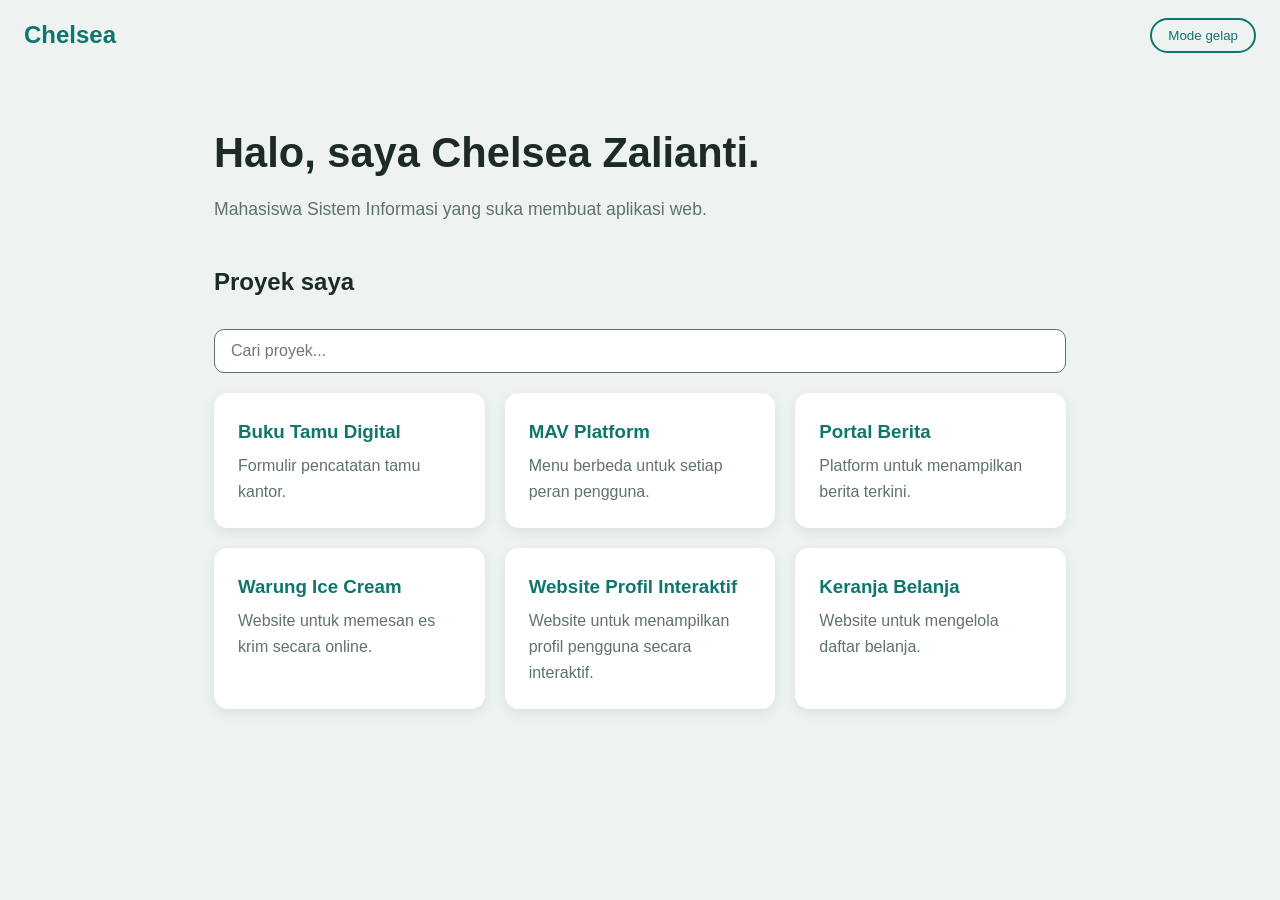
<file: index.html>
<!DOCTYPE html>
<html lang="id">
<head>
    <meta charset="UTF-8">
    <meta name="viewport" content="width=device-width, initial-scale=1">
    <title>Portofolio Chelsea</title>

    <!-- Menghubungkan file CSS -->
    <link rel="stylesheet" href="style.css">
</head>
<body>

    <!-- ===== Bagian atas ===== -->
    <header class="header">
        <h2 class="logo">Chelsea</h2>
        <button id="tombol-tema">Mode gelap</button>
    </header>

    <main class="isi">

        <!-- ===== Perkenalan ===== -->
        <section class="perkenalan">
            <h1>Halo, saya Chelsea Zalianti.</h1>
            <p>Mahasiswa Sistem Informasi yang suka membuat aplikasi web.</p>
        </section>

        <!-- ===== Daftar proyek ===== -->
        <h2>Proyek saya</h2>

        <!-- Kotak pencarian (dipakai oleh script.js) -->
        <input type="text" id="cari" placeholder="Cari proyek...">

        <section class="daftar-proyek">

            <!-- Satu kartu = satu proyek.
                 href mengarah ke index.html di dalam folder proyek tersebut. -->

            <a class="kartu" href="Praktikum 10/index.html">
                <h3>Buku Tamu Digital</h3>
                <p>Formulir pencatatan tamu kantor.</p>
            </a>

            <a class="kartu" href="Praktikum 11/index.html">
                <h3>MAV Platform</h3>
                <p>Menu berbeda untuk setiap peran pengguna.</p>
            </a>

            <a class="kartu" href="Praktikum 12/portal_berita.html">
                <h3>Portal Berita</h3>
                <p>Platform untuk menampilkan berita terkini.</p>
            </a>

            <a class="kartu" href="Tugas Praktikum Pertemuan 9/index.html">
                <h3>Warung Ice Cream</h3>
                <p>Website untuk memesan es krim secara online.</p>
            </a>

            <a class="kartu" href="Praktikum 9/index.html">
                <h3>Website Profil Interaktif</h3>
                <p>Website untuk menampilkan profil pengguna secara interaktif.</p>
            </a>

            <a class="kartu" href="Praktikum 9/Keranjang_Belanja.html Belanja/index.html">
                <h3>Keranja Belanja</h3>
                <p>Website untuk mengelola daftar belanja.</p>
            </a>

        </section>

        <p id="pesan-kosong" class="pesan-kosong">
            Proyek tidak ditemukan.
        </p>

    </main>

    <!-- Menghubungkan file JavaScript (letakkan paling bawah) -->
    <script src="script.js"></script>
</body>
</html>
</file>
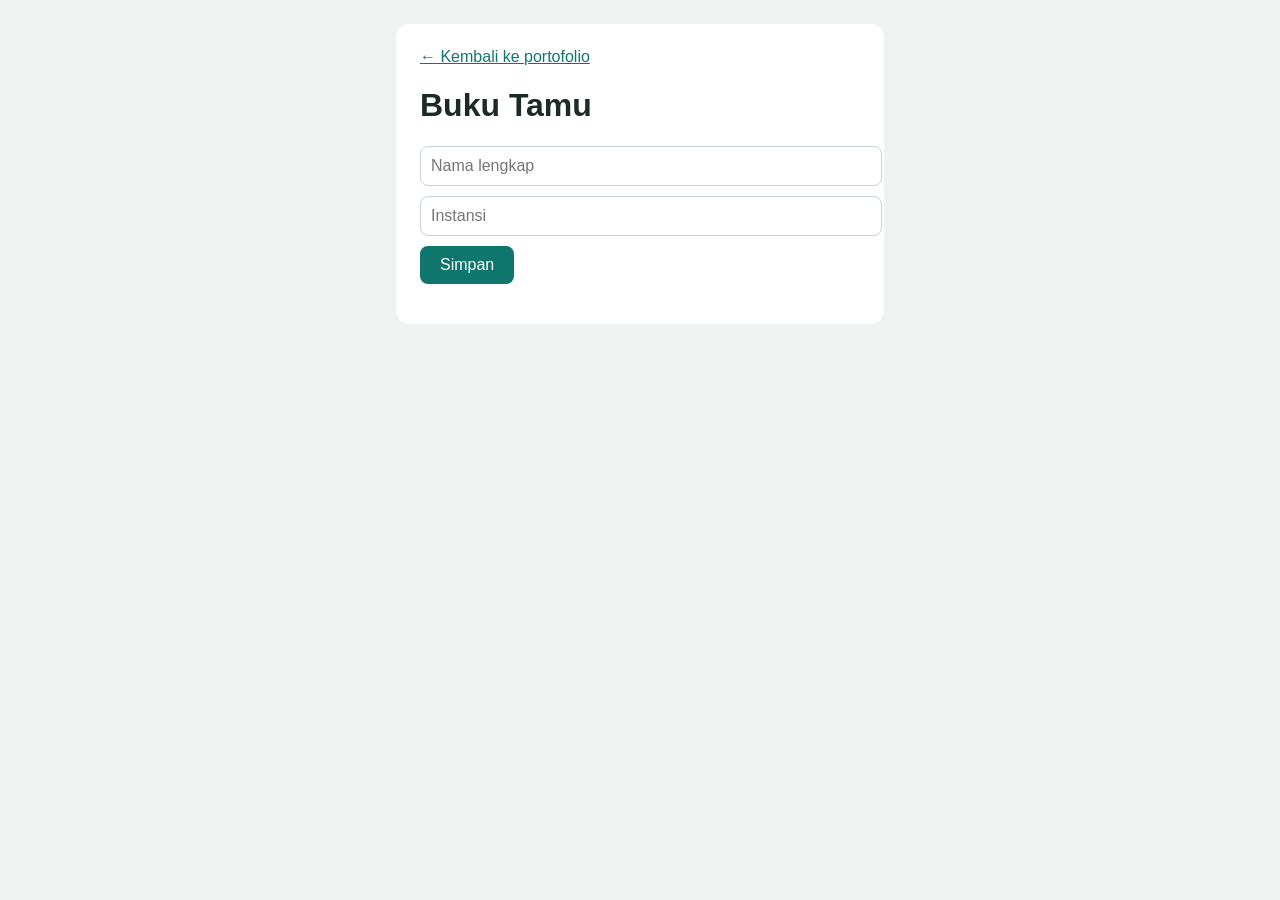
<file: Praktikum 10/index.html>
<!DOCTYPE html>
<html lang="id">
<head>
    <meta charset="UTF-8">
    <meta name="viewport" content="width=device-width, initial-scale=1">
    <title>Buku Tamu Digital</title>
    <link rel="stylesheet" href="style.css">
</head>
<body>
    <div class="kotak">

        <!-- ../ artinya naik satu folder, lalu buka index.html utama -->
        <a href="../index.html">&larr; Kembali ke portofolio</a>

        <h1>Buku Tamu</h1>
        <input id="nama" placeholder="Nama lengkap">
        <input id="instansi" placeholder="Instansi">
        <button id="simpan">Simpan</button>

        <ul id="daftar"></ul>
    </div>

    <script src="script.js"></script>
</body>
</html>
</file>
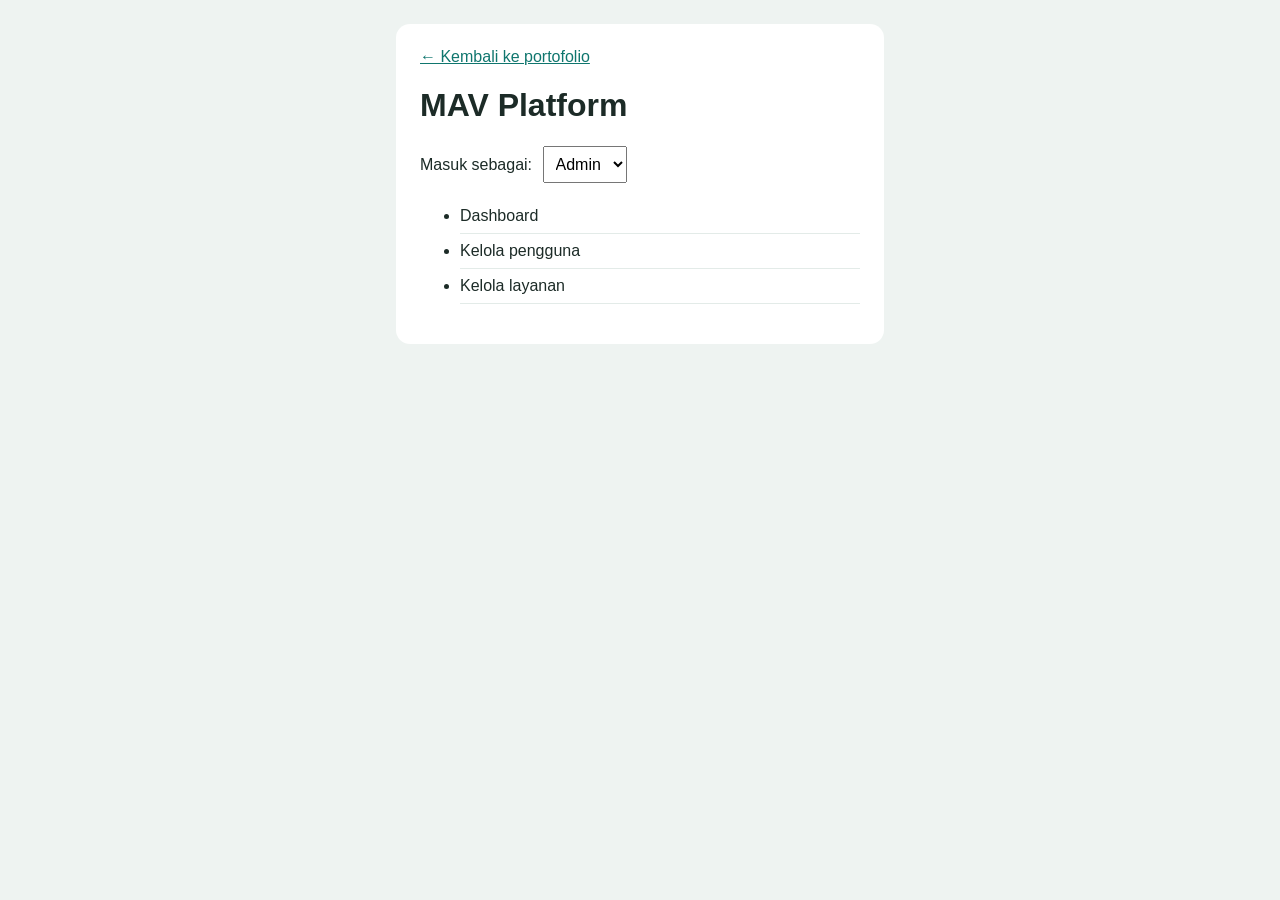
<file: Praktikum 11/index.html>
<!DOCTYPE html>
<html lang="id">
<head>
    <meta charset="UTF-8">
    <meta name="viewport" content="width=device-width, initial-scale=1">
    <title>MAV Platform</title>
    <link rel="stylesheet" href="style.css">
</head>
<body>
    <div class="kotak">
        <a href="../index.html">&larr; Kembali ke portofolio</a>

        <h1>MAV Platform</h1>

        <label>Masuk sebagai:
            <select id="peran">
                <option value="admin">Admin</option>
                <option value="staf">Staf</option>
                <option value="tamu">Tamu</option>
            </select>
        </label>

        <ul id="menu"></ul>
    </div>

    <script src="script.js"></script>
</body>
</html>
</file>
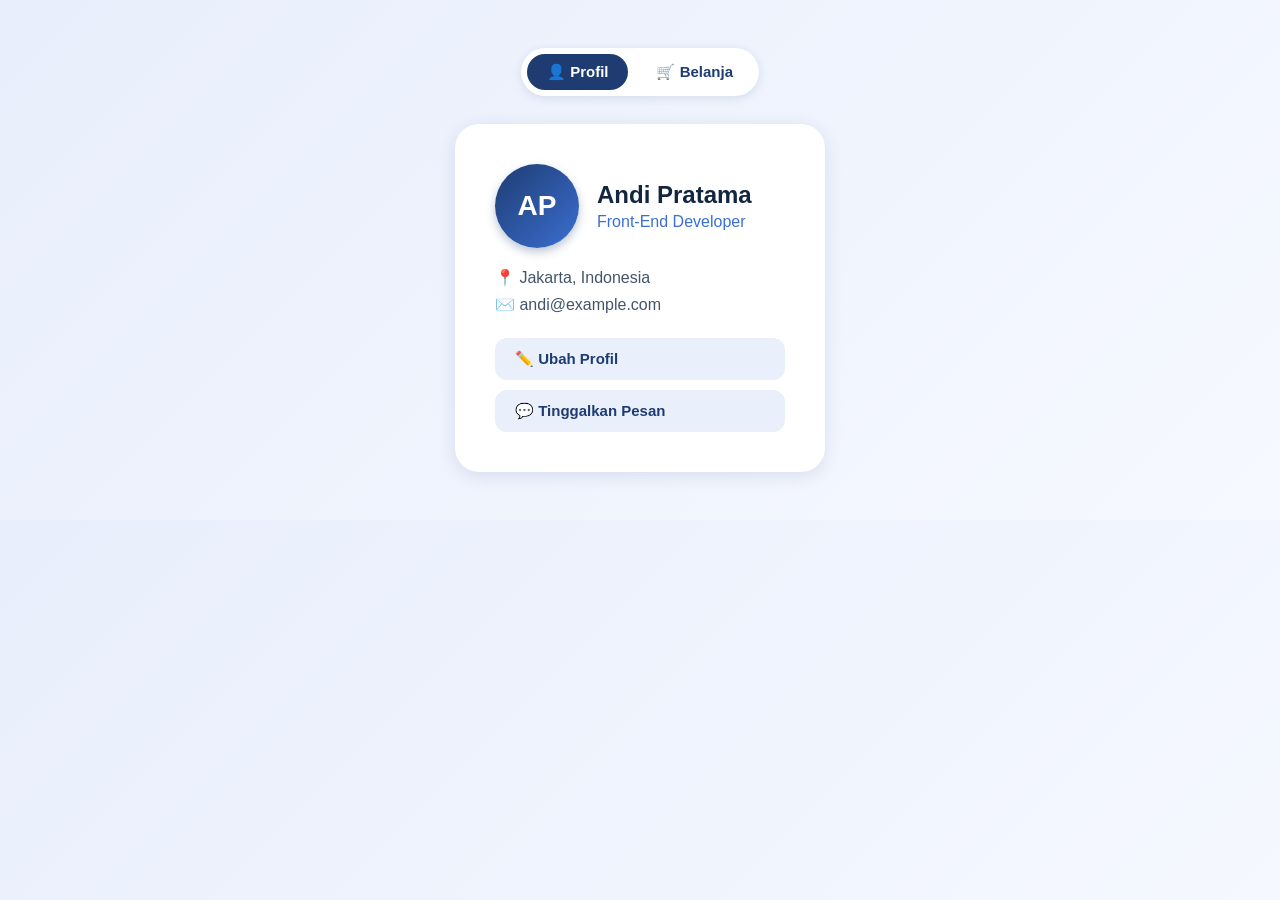
<file: Praktikum 9/index.html>
<!DOCTYPE html>
<html lang="id">
<head>
  <meta charset="UTF-8">
  <meta name="viewport" content="width=device-width, initial-scale=1">
  <title>Website Profile Interaktif</title>

  <!-- Menghubungkan jQuery lewat CDN -->
  <script src="https://code.jquery.com/jquery-3.7.1.min.js"></script>

  <style>
    * { box-sizing: border-box; }
    body {
      font-family: "Segoe UI", Arial, sans-serif;
      background: linear-gradient(135deg, #e8eefb, #f6f9ff);
      margin: 0;
      padding: 48px 16px;
      color: #12263f;
    }
  
    
    /* Kartu landscape: ukuran tetap, jadi tidak "loncat" saat form muncul */
    .kartu {
      display: flex;
      flex-wrap: wrap;
      width: fit-content;
      max-width: 100%;
      margin: 0 auto;
      padding: 40px;
      background: #ffffff;
      border-radius: 24px;
      box-shadow: 0 4px 18px rgba(30, 60, 114, 0.12);
      transition: box-shadow 0.3s, transform 0.3s;
    }

    /* Kiri: profil */
    .kiri { width: 290px; max-width: 100%; }
    .atas { display: flex; align-items: center; gap: 18px; margin-bottom: 20px; }
    .avatar {
      width: 84px; height: 84px; flex-shrink: 0;
      border-radius: 50%;
      background: linear-gradient(135deg, #1e3c72, #3b6fd1);
      color: #fff;
      font-size: 28px; font-weight: bold;
      text-align: center; line-height: 84px;
      box-shadow: 0 4px 10px rgba(30, 60, 114, 0.3);
    }
    h1 { margin: 0 0 4px; font-size: 24px; }
    #jabatan { margin: 0; color: #3b6fd1; }
    .info { margin: 8px 0; color: #44546a; }

    .tombol { display: flex; flex-direction: column; gap: 10px; margin-top: 24px; }
    button {
      padding: 12px 20px;
      border: none;
      border-radius: 12px;
      background: #eaf0fb;
      color: #1e3c72;
      font-size: 15px;
      font-weight: 600;
      text-align: left;
      cursor: pointer;
      transition: background 0.25s, color 0.25s, transform 0.2s;
    }
    button:hover { background: #d6e3f8; transform: translateX(3px); }
    button.aktif { background: #1e3c72; color: #fff; }

    /* Kanan: lebarnya 0 dulu, melebar ke samping saat tombol diklik */
    .kanan { width: 0; max-width: 100%; flex-shrink: 0; overflow: hidden; }
    .isi { display: none; width: 376px; max-width: 100%; padding: 4px 4px 4px 36px; }
    h2 { margin: 4px 0 16px; font-size: 18px; }

    input, textarea {
      display: block;
      width: 100%;
      padding: 12px 16px;
      margin-top: 12px;
      border: 1px solid #c4d3ea;
      border-radius: 12px;
      font-size: 15px;
      font-family: inherit;
      background: #f9fbff;
      transition: border-color 0.2s, box-shadow 0.2s;
    }
    input:focus, textarea:focus {
      outline: none; border-color: #3b6fd1; box-shadow: 0 0 0 3px rgba(59, 111, 209, 0.2);
    }
    .isi input:first-of-type { margin-top: 0; }
    textarea { resize: none; }

    .btn-utama { margin-top: 16px; background: #1e3c72; color: #fff; text-align: center; }
    .btn-utama:hover { background: #3b6fd1; transform: none; }
    .btn-abu { margin-top: 16px; margin-left: 8px; background: #e3e8f0; text-align: center; }

    .error { display: none; color: #c62828; font-size: 13px; margin-top: 5px; }
    #sukses {
      display: none; margin-top: 16px; padding: 12px;
      background: #eaf6ec; border: 1px solid #2e7d32; border-radius: 10px; color: #2e7d32;
    }

    /* Menu navigasi antar halaman */
    .menu {
      display: flex; justify-content: center; gap: 8px;
      width: fit-content; margin: 0 auto 28px; padding: 6px;
      background: #fff; border-radius: 999px;
      box-shadow: 0 2px 10px rgba(30, 60, 114, 0.12);
    }
    .menu a {
      padding: 9px 20px; border-radius: 999px;
      color: #1e3c72; text-decoration: none; font-weight: 600; font-size: 15px;
      transition: background 0.25s, color 0.25s;
    }
    .menu a:hover { background: #eaf0fb; }
    .menu a.aktif { background: #1e3c72; color: #fff; }
  </style>
</head>
<body>

  <!-- Menu navigasi -->
  <nav class="menu">
    <a href="Profil_Interaktif.html" class="aktif">👤 Profil</a>
    <a href="Keranjang_Belanja.html">🛒 Belanja</a>
  </nav>

  <div class="kartu" id="kartuProfil">

    <!-- Kiri: data profil + dua tombol pilihan -->
    <div class="kiri">
      <div id="infoProfil">
        <div class="atas">
          <div class="avatar" id="inisial">AP</div>
          <div>
            <h1 id="nama-profil">Andi Pratama</h1>
            <p id="jabatan">Front-End Developer</p>
          </div>
        </div>
        <p class="info" id="lokasi">📍 Jakarta, Indonesia</p>
        <p class="info" id="email-profil">✉️ andi@example.com</p>
      </div>

      <div class="tombol">
        <button type="button" id="btnUbah">✏️ Ubah Profil</button>
        <button type="button" id="btnPesan">💬 Tinggalkan Pesan</button>
      </div>
    </div>

    <!-- Kanan: muncul di samping profil saat tombol diklik -->
    <div class="kanan">

      <!-- Form Ubah Profil -->
      <div class="isi" id="panelEdit">
        <h2>✏️ Ubah Profil</h2>
        <form id="formEdit">
          <input type="text" id="eNama" placeholder="Nama">
          <input type="text" id="eJabatan" placeholder="Jabatan">
          <input type="text" id="eLokasi" placeholder="Lokasi">
          <input type="text" id="eEmail" placeholder="Email">
          <div class="error" id="errEdit">Semua kolom wajib diisi, nama minimal 3 karakter, dan email harus valid!</div>
          <button type="submit" class="btn-utama">Simpan</button>
          <button type="button" class="btn-abu" id="btnBatal">Batal</button>
        </form>
      </div>

      <!-- Form Tinggalkan Pesan -->
      <div class="isi" id="panelPesan">
        <h2>💬 Tinggalkan Pesan</h2>
        <form id="formPesan">
          <input type="text" id="nama" placeholder="Nama Anda">
          <div class="error" id="errNama">Nama minimal 3 karakter!</div>

          <input type="text" id="email" placeholder="Email Anda">
          <div class="error" id="errEmail">Email harus mengandung @ dan titik!</div>

          <textarea id="pesan" rows="4" placeholder="Tulis pesan Anda di sini (minimal 10 karakter)"></textarea>
          <div class="error" id="errPesan">Pesan minimal 10 karakter!</div>

          <button type="submit" class="btn-utama">➤ Kirim</button>
        </form>
        <div id="sukses"></div>
      </div>

    </div>
  </div>

  <script>
    $(document).ready(function () {

      // Data profil saat ini
      var data = { nama: "Andi Pratama", jabatan: "Front-End Developer",
                   lokasi: "Jakarta, Indonesia", email: "andi@example.com" };

      // Email valid jika mengandung @ dan titik
      function emailValid(e) { return e.indexOf("@") !== -1 && e.indexOf(".") !== -1; }

      var terbuka = false; // apakah area form di samping sedang terbuka

      // Buka form di samping (melebar), ganti form (fade), atau tutup (target = null)
      function ganti(target, tombol) {
        $(".tombol button").removeClass("aktif");
        if (tombol) { $(tombol).addClass("aktif"); }

        if (!target) {                       // tutup: area menyempit lalu form disembunyikan
          terbuka = false;
          $(".isi:visible").stop(true, true).fadeOut(200);
          $(".kanan").stop(true).animate({ width: 0 }, 450, function () { $(".isi").hide(); });
        } else if (!terbuka) {               // buka: area melebar ke samping
          terbuka = true;
          $(".isi").hide();
          $(target).fadeIn(600);            // form memudar masuk sambil area melebar
          $(".kanan").stop(true).animate({ width: 376 }, 450);
        } else {                             // sudah terbuka: form lama memudar, form baru muncul
          $(".isi:visible").stop(true, true).fadeOut(200, function () { $(target).fadeIn(300); });
        }
      }

      // ===== Hover pada kartu: bayangan menebal dan kartu sedikit terangkat =====
      $("#kartuProfil").hover(
        function () { $(this).css({ "box-shadow": "0 10px 28px rgba(30, 60, 114, 0.22)", "transform": "translateY(-3px)" }); },
        function () { $(this).css({ "box-shadow": "0 4px 18px rgba(30, 60, 114, 0.12)", "transform": "translateY(0)" }); }
      );

      // ===== Tombol Ubah Profil =====
      $("#btnUbah").click(function () {
        if ($("#panelEdit").is(":visible")) { ganti(null); return; } // klik lagi = tutup

        $("#eNama").val(data.nama);
        $("#eJabatan").val(data.jabatan);
        $("#eLokasi").val(data.lokasi);
        $("#eEmail").val(data.email);
        $("#errEdit").hide();
        ganti("#panelEdit", this);
      });

      // ===== Tombol Tinggalkan Pesan =====
      $("#btnPesan").click(function () {
        if ($("#panelPesan").is(":visible")) { ganti(null); return; }
        ganti("#panelPesan", this);
      });

      $("#btnBatal").click(function () { ganti(null); });

      // ===== Simpan perubahan profil =====
      $("#formEdit").submit(function (event) {
        event.preventDefault();

        var nama    = $("#eNama").val().trim();
        var jabatan = $("#eJabatan").val().trim();
        var lokasi  = $("#eLokasi").val().trim();
        var email   = $("#eEmail").val().trim();

        if (nama.length < 3 || jabatan === "" || lokasi === "" || !emailValid(email)) {
          $("#errEdit").show();
          return;
        }

        data = { nama: nama, jabatan: jabatan, lokasi: lokasi, email: email };

        // Inisial avatar: huruf pertama dari maksimal dua kata
        var kata = nama.split(" ");
        var inisial = kata[0].charAt(0) + (kata.length > 1 ? kata[1].charAt(0) : "");

        // Info profil memudar, isinya diperbarui, lalu muncul lagi
        $("#infoProfil").fadeOut(200, function () {
          $("#inisial").text(inisial.toUpperCase());
          $("#nama-profil").text(nama).css("color", "#3b6fd1");
          $("#jabatan").text(jabatan);
          $("#lokasi").text("📍 " + lokasi);
          $("#email-profil").text("✉️ " + email);
          $("#infoProfil").fadeIn(300);
        });

        ganti(null);
      });

      // ===== Validasi form pesan =====
      $("#formPesan").submit(function (event) {
        event.preventDefault();

        var nama  = $("#nama").val().trim();
        var email = $("#email").val().trim();
        var pesan = $("#pesan").val().trim();
        var valid = true;

        if (nama.length < 3) { $("#errNama").show(); valid = false; }
        else { $("#errNama").hide(); }

        if (!emailValid(email)) { $("#errEmail").show(); valid = false; }
        else { $("#errEmail").hide(); }

        if (pesan.length < 10) { $("#errPesan").show(); valid = false; }
        else { $("#errPesan").hide(); }

        if (valid) {
          $("#sukses").html("✅ <b>Pesan berhasil dikirim.</b> Terima kasih!");
          // Muncul dengan efek slide, tampil 2 detik, lalu menutup lagi
          $("#sukses").stop(true, true).slideToggle(250).delay(2000).slideToggle(250);
          $("#formPesan").trigger("reset");
        } else {
          $("#sukses").hide();
        }
      });

    });
  </script>

</body>
</html>
</file>
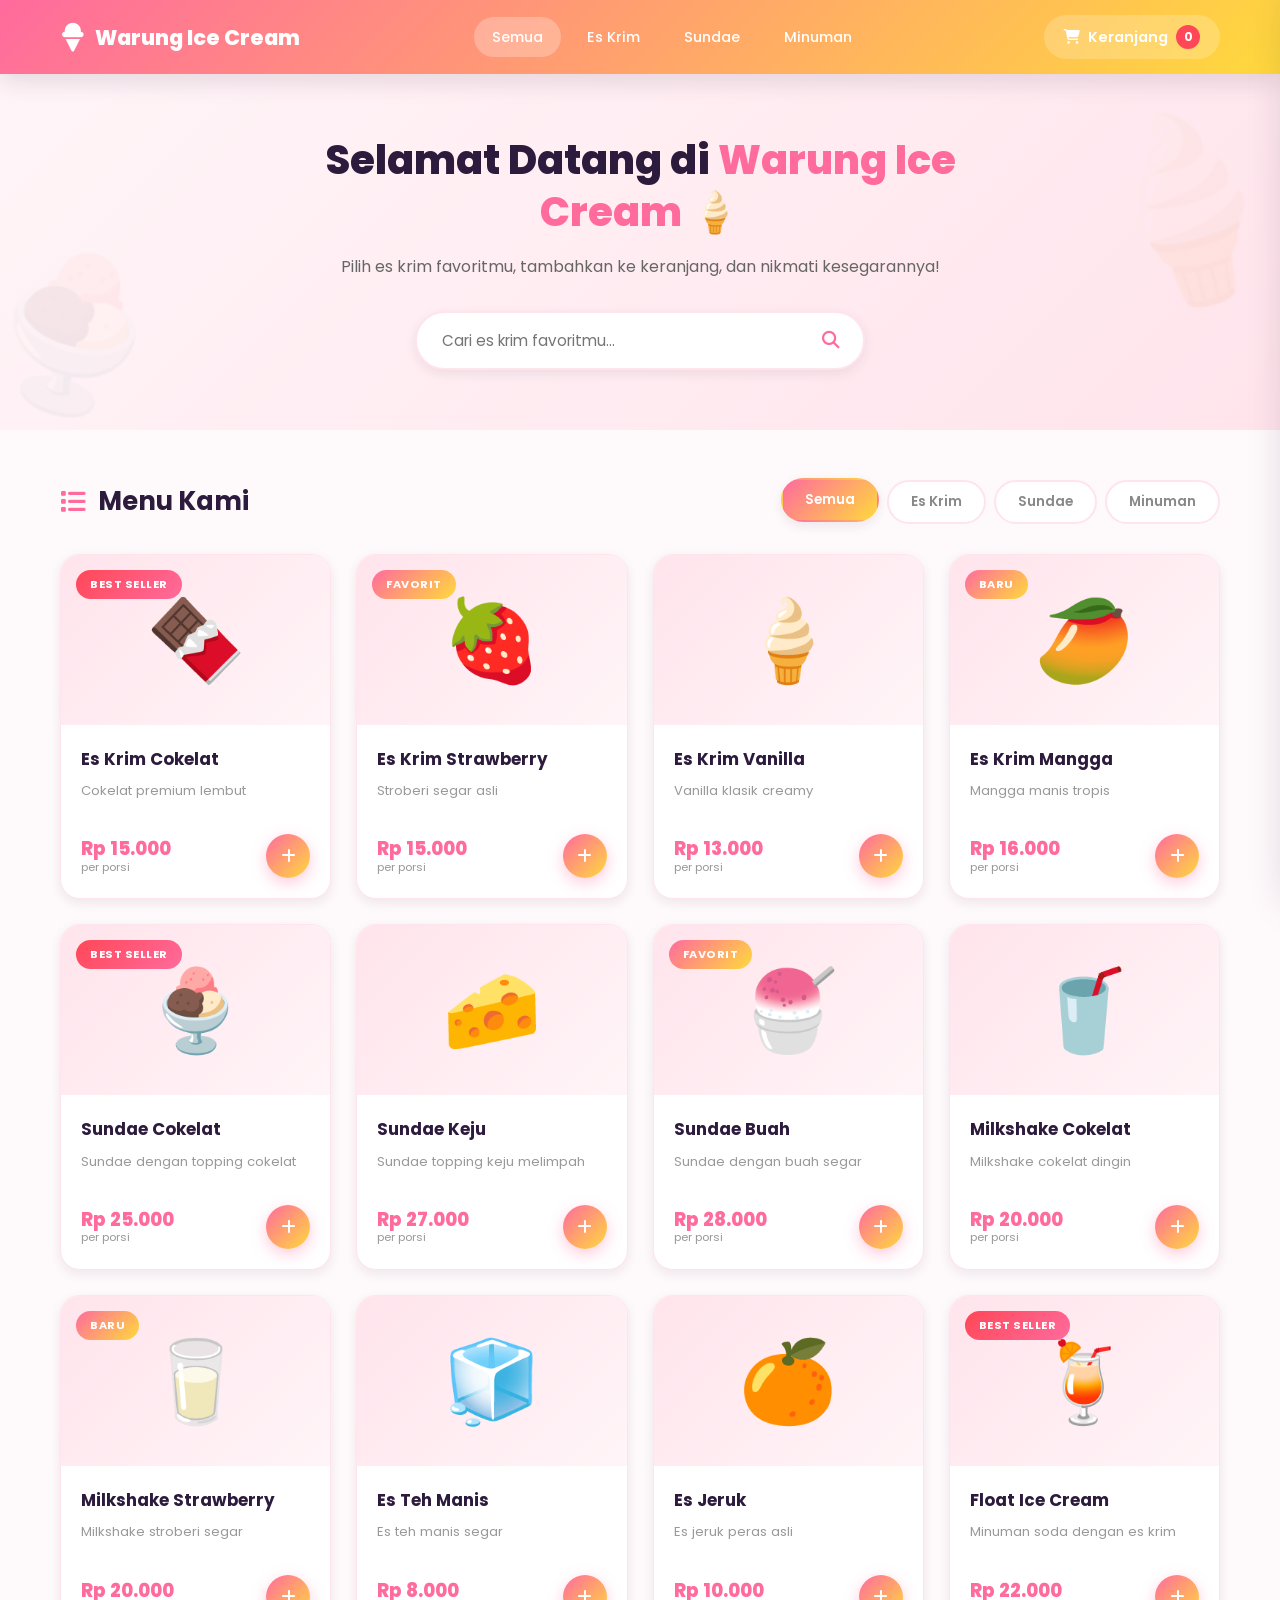
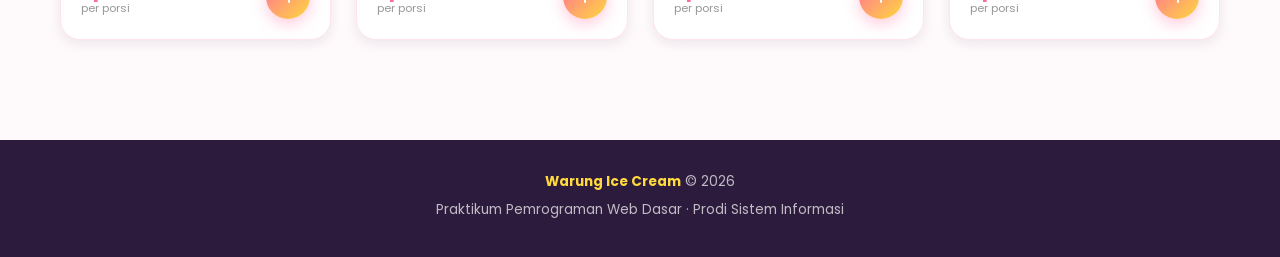
<file: Tugas Praktikum Pertemuan 9/index.html>
<!DOCTYPE html>
<html lang="id">
<head>
  <meta charset="UTF-8">
  <meta name="viewport" content="width=device-width, initial-scale=1.0">
  <title>Warung Ice Cream - Es Krim Segar Setiap Hari</title>

  <!-- jQuery CDN -->
  <script src="https://code.jquery.com/jquery-3.7.1.min.js"
  integrity="sha256-/JqT3SQfawRcv/BIHPThkBvs0OEvtFFmqPF/lYI/Cxo="
  crossorigin="anonymous"></script>

  <!-- Font Awesome untuk ikon -->
  <link rel="stylesheet" href="https://cdnjs.cloudflare.com/ajax/libs/font-awesome/6.4.0/css/all.min.css">

  <!-- Google Fonts -->
  <link href="https://fonts.googleapis.com/css2?family=Poppins:wght@300;400;500;600;700;800&display=swap" rel="stylesheet">

  <!-- CSS Eksternal -->
  <link rel="stylesheet" href="style.css">
</head>
<body>
  <!-- ========== NAVBAR ========== -->
  <nav class="navbar">
    <div class="nav-container">
      <div class="logo">
        <i class="fas fa-ice-cream"></i>
        <span>Warung Ice Cream</span>
      </div>

      <div class="nav-menu" id="navMenu">
        <a class="nav-link active" data-filter="all">Semua</a>
        <a class="nav-link" data-filter="es-krim">Es Krim</a>
        <a class="nav-link" data-filter="sundae">Sundae</a>
        <a class="nav-link" data-filter="minuman">Minuman</a>
      </div>

      <div class="cart-btn" id="cartBtn">
        <i class="fas fa-shopping-cart"></i>
        <span class="cart-text">Keranjang</span>
        <span class="cart-badge" id="cartBadge">0</span>
      </div>

      <div class="hamburger" id="hamburger">
        <i class="fas fa-bars"></i>
      </div>
    </div>
  </nav>

  <!-- ========== HERO SECTION ========== -->
  <section class="hero">
    <div class="hero-content">
      <h1>Selamat Datang di <span>Warung Ice Cream</span> 🍦</h1>
      <p>Pilih es krim favoritmu, tambahkan ke keranjang, dan nikmati kesegarannya!</p>

      <div class="search-box">
        <input type="text" id="searchProduk" placeholder="Cari es krim favoritmu...">
        <i class="fas fa-search"></i>
      </div>
    </div>
  </section>

  <!-- ========== PRODUK SECTION ========== -->
  <section class="produk-section">
    <div class="section-header">
      <h2><i class="fas fa-list"></i> Menu Kami</h2>
      <div class="filter-btns">
        <button class="filter-btn active" data-cat="all">Semua</button>
        <button class="filter-btn" data-cat="es-krim">Es Krim</button>
        <button class="filter-btn" data-cat="sundae">Sundae</button>
        <button class="filter-btn" data-cat="minuman">Minuman</button>
      </div>
    </div>

    <!-- Grid produk akan di-render oleh jQuery -->
    <div class="produk-grid" id="produkGrid"></div>
  </section>

  <!-- ========== CART SIDEBAR ========== -->
  <div class="cart-overlay" id="cartOverlay"></div>

  <aside class="cart-sidebar" id="cartSidebar">
    <div class="cart-header">
      <h3><i class="fas fa-shopping-bag"></i> Keranjang Belanja</h3>
      <button class="cart-close" id="cartClose">
        <i class="fas fa-times"></i>
      </button>
    </div>

    <div class="cart-items" id="cartItems">
      <!-- Item keranjang akan di-render oleh jQuery -->
    </div>

    <div class="cart-footer">
      <div class="cart-total">
        <span>Total:</span>
        <span class="total-price" id="cartTotal">Rp 0</span>
      </div>
      <button class="btn-checkout" id="btnCheckout">
        <i class="fas fa-check-circle"></i> Checkout Sekarang
      </button>
      <!-- Latihan 2: info riwayat dari localStorage -->
      <p class="riwayat-info" id="riwayatInfo"></p>
    </div>
  </aside>

  <!-- ========== LATIHAN 3: MODAL DATA PEMBELI ========== -->
  <div class="modal-overlay" id="modalOverlay">
    <div class="modal-box">
      <h3><i class="fas fa-user"></i> Data Pembeli</h3>
      <p class="modal-total">Total bayar: <strong id="modalTotal">Rp 0</strong></p>

      <form id="formPembeli">
        <div class="form-group">
          <input type="text" id="inputNama" placeholder="Nama lengkap">
          <small class="field-error" id="errNama">Nama minimal 3 karakter!</small>
        </div>

        <div class="form-group">
          <textarea id="inputAlamat" rows="3" placeholder="Alamat lengkap"></textarea>
          <small class="field-error" id="errAlamat">Alamat minimal 10 karakter!</small>
        </div>

        <div class="form-group">
          <input type="text" id="inputHp" placeholder="No. HP (contoh: 081234567890)">
          <small class="field-error" id="errHp">No. HP harus berisi 10-13 angka!</small>
        </div>

        <div class="modal-actions">
          <button type="button" class="btn-batal" id="btnBatal">Batal</button>
          <button type="submit" class="btn-checkout" id="btnKonfirmasi">
            <i class="fas fa-check-circle"></i> Konfirmasi Pesanan
          </button>
        </div>
      </form>
    </div>
  </div>

  <!-- ========== TOAST NOTIFICATION ========== -->
  <div class="toast" id="toast">
    <i class="fas fa-check-circle"></i>
    <span id="toastMsg">Produk ditambahkan!</span>
  </div>

  <!-- ========== FOOTER ========== -->
  <footer class="footer">
    <p><strong>Warung Ice Cream</strong> © 2026</p>
    <p>Praktikum Pemrograman Web Dasar · Prodi Sistem Informasi</p>
  </footer>

  <!-- JavaScript Eksternal -->
  <script src="script.js"></script>
</body>
</html>
</file>
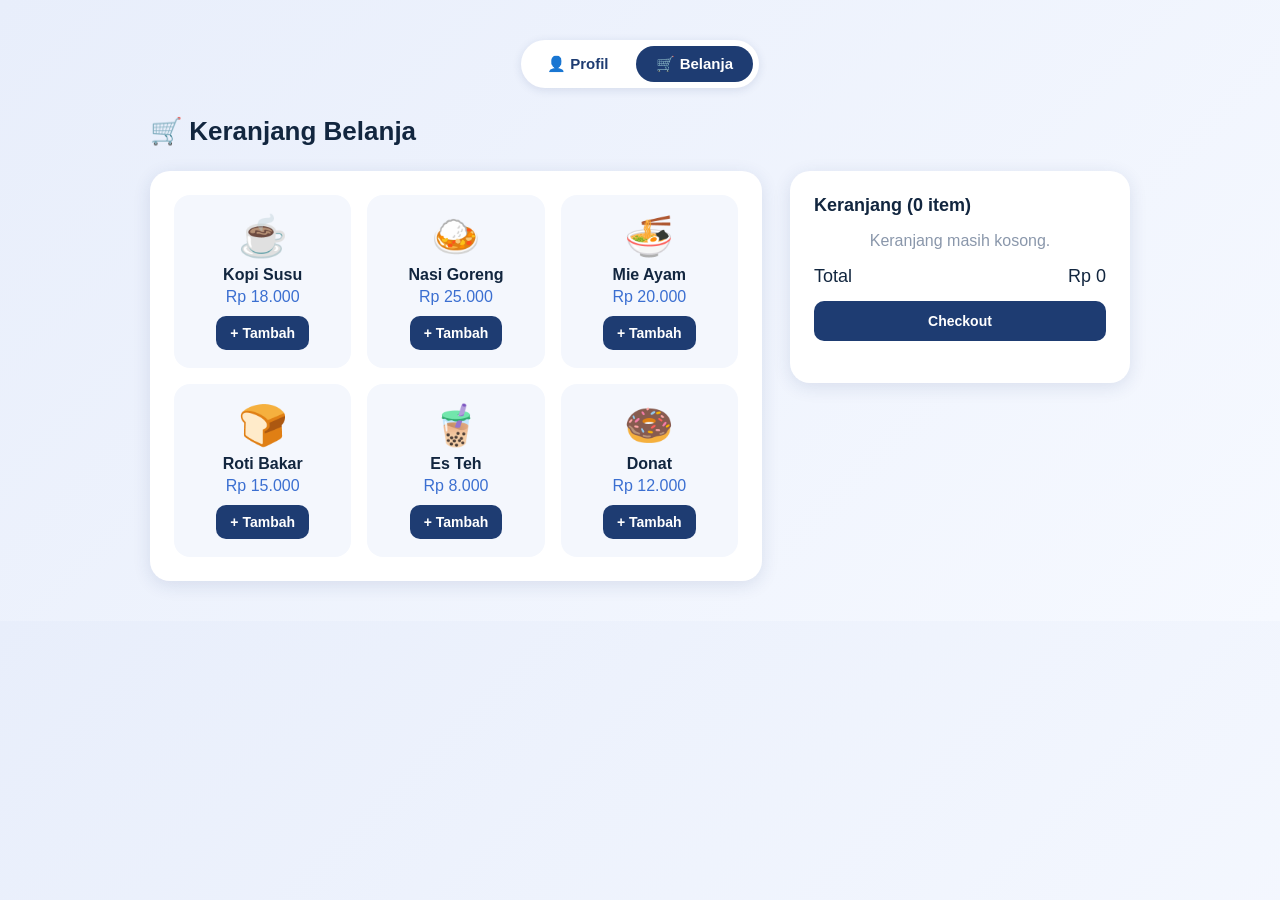
<file: Keranjang_Belanja.html>
<!DOCTYPE html>
<html lang="id">
<head>
  <meta charset="UTF-8">
  <meta name="viewport" content="width=device-width, initial-scale=1">
  <title>Keranjang Belanja</title>

  <!-- Menghubungkan jQuery lewat CDN -->
  <script src="https://code.jquery.com/jquery-3.7.1.min.js"></script>

  <style>
    * { box-sizing: border-box; }
    body {
      font-family: "Segoe UI", Arial, sans-serif;
      background: linear-gradient(135deg, #e8eefb, #f6f9ff);
      margin: 0; padding: 40px 16px; color: #12263f;
    }
    .wadah { display: flex; flex-wrap: wrap; gap: 28px; max-width: 980px; margin: 0 auto; align-items: flex-start; }
    h1 { max-width: 980px; margin: 0 auto 24px; font-size: 26px; }
    h2 { margin: 0 0 16px; font-size: 18px; }

    .kotak { background: #fff; border-radius: 20px; padding: 24px; box-shadow: 0 4px 18px rgba(30, 60, 114, 0.12); }

    /* Produk */
    .produk { flex: 1 1 400px; display: grid; grid-template-columns: repeat(auto-fill, minmax(150px, 1fr)); gap: 16px; }
    .kartu-produk { text-align: center; padding: 18px 12px; border-radius: 16px; background: #f4f7fd; transition: transform 0.2s, box-shadow 0.2s; }
    .kartu-produk:hover { transform: translateY(-4px); box-shadow: 0 8px 18px rgba(30, 60, 114, 0.18); }
    .emoji { font-size: 40px; }
    .kartu-produk b { display: block; margin-top: 6px; }
    .kartu-produk span { display: block; color: #3b6fd1; margin: 4px 0 10px; }

    button {
      border: none; border-radius: 10px; padding: 9px 14px; cursor: pointer;
      background: #1e3c72; color: #fff; font-size: 14px; font-weight: 600;
      transition: background 0.2s, transform 0.15s;
    }
    button:hover { background: #3b6fd1; }
    button:active { transform: scale(0.96); }
    .abu { background: #e3e8f0; color: #1e3c72; }
    .abu:hover { background: #d3dae6; }

    /* Keranjang */
    .keranjang { flex: 0 0 340px; max-width: 100%; }
    .item { display: flex; justify-content: space-between; align-items: center; padding: 10px 0; border-bottom: 1px solid #e6ecf5; }
    .item small { display: block; color: #6b7c93; }
    .qty { display: flex; align-items: center; gap: 6px; }
    .qty button { padding: 4px 9px; background: #eaf0fb; color: #1e3c72; }
    .qty .hapus { background: #fdeaea; color: #c62828; }
    .kosong { color: #8a97ab; text-align: center; margin: 16px 0; }
    .total { display: flex; justify-content: space-between; align-items: center; margin: 16px 0 6px; font-size: 18px; }
    .total del { color: #8a97ab; font-size: 14px; margin-right: 6px; }
    .diskon { display: none; color: #2e7d32; font-size: 13px; margin-bottom: 8px; }
    .lebar { width: 100%; margin-top: 8px; padding: 12px; }
    .error { display: none; color: #c62828; font-size: 13px; margin-top: 5px; }
    #sukses { display: none; margin-top: 12px; padding: 10px; background: #eaf6ec; border: 1px solid #2e7d32; border-radius: 10px; color: #2e7d32; }
    #riwayat { margin-top: 18px; font-size: 13px; color: #44546a; }
    #riwayat p { margin: 4px 0; }

    /* Modal data pembeli */
    #latar { display: none; position: fixed; top: 0; left: 0; width: 100%; height: 100%; background: rgba(10, 20, 40, 0.5); }
    #modal {
      position: absolute; top: 50%; left: 50%; transform: translate(-50%, -50%);
      width: 400px; max-width: 92%; background: #fff; border-radius: 20px; padding: 26px;
      box-shadow: 0 10px 30px rgba(0, 0, 0, 0.3);
    }
    input, textarea {
      display: block; width: 100%; margin-top: 12px; padding: 12px 14px;
      border: 1px solid #c4d3ea; border-radius: 12px; font-size: 15px; font-family: inherit; background: #f9fbff;
    }
    input:focus, textarea:focus { outline: none; border-color: #3b6fd1; box-shadow: 0 0 0 3px rgba(59, 111, 209, 0.2); }
    textarea { resize: none; }
    .baris { display: flex; gap: 10px; margin-top: 16px; }
    .baris button { flex: 1; padding: 11px; }

    /* Menu navigasi antar halaman */
    .menu {
      display: flex; justify-content: center; gap: 8px;
      width: fit-content; margin: 0 auto 28px; padding: 6px;
      background: #fff; border-radius: 999px;
      box-shadow: 0 2px 10px rgba(30, 60, 114, 0.12);
    }
    .menu a {
      padding: 9px 20px; border-radius: 999px;
      color: #1e3c72; text-decoration: none; font-weight: 600; font-size: 15px;
      transition: background 0.25s, color 0.25s;
    }
    .menu a:hover { background: #eaf0fb; }
    .menu a.aktif { background: #1e3c72; color: #fff; }
  </style>
</head>
<body>

  <!-- Menu navigasi -->
  <nav class="menu">
    <a href="Profil_Interaktif.html">👤 Profil</a>
    <a href="Keranjang_Belanja.html" class="aktif">🛒 Belanja</a>
  </nav>

  <h1>🛒 Keranjang Belanja</h1>

  <div class="wadah">

    <!-- Daftar produk (dibuat oleh jQuery) -->
    <div class="kotak produk" id="daftarProduk"></div>

    <!-- Keranjang -->
    <div class="kotak keranjang">
      <h2>Keranjang (<span id="jumlahItem">0</span> item)</h2>
      <div id="daftarKeranjang"></div>

      <div class="total"><span>Total</span><span id="cartTotal">Rp 0</span></div>
      <div class="diskon" id="infoDiskon">🎉 Diskon 10% karena total belanja di atas Rp 100.000</div>

      <button type="button" class="lebar" id="btnCheckout">Checkout</button>
      <div class="error" id="errKosong">Keranjang masih kosong!</div>
      <div id="sukses"></div>

      <div id="riwayat"></div>
    </div>
  </div>

  <!-- Modal form data pembeli (Latihan 3) -->
  <div id="latar">
    <div id="modal">
      <h2>Data Pembeli</h2>
      <p>Total bayar: <b id="mTotal"></b></p>
      <form id="formPembeli">
        <input type="text" id="nama" placeholder="Nama lengkap">
        <div class="error" id="errNama">Nama minimal 3 karakter!</div>

        <textarea id="alamat" rows="3" placeholder="Alamat lengkap"></textarea>
        <div class="error" id="errAlamat">Alamat minimal 10 karakter!</div>

        <input type="text" id="hp" placeholder="No. HP (contoh: 081234567890)">
        <div class="error" id="errHp">No. HP harus berisi 10–13 angka!</div>

        <div class="baris">
          <button type="button" class="abu" id="btnBatal">Batal</button>
          <button type="submit">Konfirmasi</button>
        </div>
      </form>
    </div>
  </div>

  <script>
    $(document).ready(function () {

      // ===== Data produk =====
      const produk = [
        { id: 1, nama: "Kopi Susu",  harga: 18000, emoji: "☕" },
        { id: 2, nama: "Nasi Goreng", harga: 25000, emoji: "🍛" },
        { id: 3, nama: "Mie Ayam",   harga: 20000, emoji: "🍜" },
        { id: 4, nama: "Roti Bakar", harga: 15000, emoji: "🍞" },
        { id: 5, nama: "Es Teh",     harga: 8000,  emoji: "🧋" },
        { id: 6, nama: "Donat",      harga: 12000, emoji: "🍩" }
      ];

      let cart = [];       // isi keranjang: { id, nama, harga, qty }
      let totalAkhir = 0;  // total setelah diskon (dipakai saat checkout)
      let jumlahQty = 0;   // jumlah seluruh barang

      function rupiah(n) { return "Rp " + n.toLocaleString("id-ID"); }

      // ===== Tampilkan produk =====
      produk.forEach(function (p) {
        const kartu = $("<div>").addClass("kartu-produk");
        kartu.append($("<div>").addClass("emoji").text(p.emoji));
        kartu.append($("<b>").text(p.nama));
        kartu.append($("<span>").text(rupiah(p.harga)));
        kartu.append($("<button>").addClass("tambah-produk").attr("data-id", p.id).text("+ Tambah"));
        $("#daftarProduk").append(kartu);
      });

      // ===== Perbarui tampilan keranjang =====
      function updateCartUI() {
        const daftar = $("#daftarKeranjang").empty();

        if (cart.length === 0) {
          daftar.append($("<p>").addClass("kosong").text("Keranjang masih kosong."));
        }

        cart.forEach(function (item) {
          const baris = $("<div>").addClass("item");
          baris.append($("<div>").append(
            $("<b>").text(item.nama),
            $("<small>").text(rupiah(item.harga) + " x " + item.qty)
          ));
          baris.append($("<div>").addClass("qty").append(
            $("<button>").addClass("kurang").attr("data-id", item.id).text("−"),
            $("<span>").text(item.qty),
            $("<button>").addClass("tambah").attr("data-id", item.id).text("+"),
            $("<button>").addClass("hapus").attr("data-id", item.id).text("✕")
          ));
          daftar.append(baris);
        });

        let totalHarga = cart.reduce((sum, item) => sum + (item.harga * item.qty), 0);
        jumlahQty = cart.reduce((sum, item) => sum + item.qty, 0);
        $("#jumlahItem").text(jumlahQty);

        // LATIHAN 1: diskon 10% jika total > Rp 100.000
        if (totalHarga > 100000) {
          const diskon = totalHarga * 0.1;
          totalHarga -= diskon;
          $("#cartTotal").html(`
            <del>${rupiah(totalHarga + diskon)}</del>
            <strong>${rupiah(totalHarga)}</strong>
          `);
          $("#infoDiskon").show();
        } else {
          $("#cartTotal").text(rupiah(totalHarga));
          $("#infoDiskon").hide();
        }

        totalAkhir = totalHarga;
      }

      // Cari item di keranjang berdasarkan id
      function cari(id) { return cart.find(item => item.id === id); }

      // ===== Tambah dari daftar produk =====
      $("#daftarProduk").on("click", ".tambah-produk", function () {
        const id = Number($(this).attr("data-id"));
        const ada = cari(id);
        if (ada) { ada.qty++; }
        else {
          const p = produk.find(x => x.id === id);
          cart.push({ id: p.id, nama: p.nama, harga: p.harga, qty: 1 });
        }
        updateCartUI();
      });

      // ===== Tombol + / − / ✕ di keranjang =====
      $("#daftarKeranjang").on("click", ".tambah", function () {
        cari(Number($(this).attr("data-id"))).qty++;
        updateCartUI();
      });
      $("#daftarKeranjang").on("click", ".kurang", function () {
        const item = cari(Number($(this).attr("data-id")));
        item.qty--;
        if (item.qty === 0) { cart = cart.filter(x => x.id !== item.id); }
        updateCartUI();
      });
      $("#daftarKeranjang").on("click", ".hapus", function () {
        const id = Number($(this).attr("data-id"));
        cart = cart.filter(x => x.id !== id);
        updateCartUI();
      });

      // ===== LATIHAN 2: simpan riwayat ke localStorage =====
      function simpanRiwayat(total, qty) {
        try {
          const riwayat = JSON.parse(localStorage.getItem("riwayat")) || [];
          riwayat.push({ tanggal: new Date().toISOString(), total, qty });
          localStorage.setItem("riwayat", JSON.stringify(riwayat));
        } catch (e) { /* localStorage tidak tersedia */ }
      }

      // Tampilkan 3 riwayat terakhir
      function tampilRiwayat() {
        let riwayat = [];
        try { riwayat = JSON.parse(localStorage.getItem("riwayat")) || []; } catch (e) {}

        const wadah = $("#riwayat").empty();
        if (riwayat.length === 0) { return; }

        wadah.append($("<b>").text("Riwayat pembelian"));
        riwayat.slice(-3).reverse().forEach(function (r) {
          const waktu = new Date(r.tanggal).toLocaleString("id-ID");
          wadah.append($("<p>").text(waktu + " · " + r.qty + " item · " + rupiah(r.total)));
        });
      }

      // ===== LATIHAN 3: modal data pembeli sebelum checkout =====
      $("#btnCheckout").click(function () {
        if (cart.length === 0) {
          $("#errKosong").stop(true, true).fadeIn(200).delay(2000).fadeOut(200);
          return;
        }
        $("#mTotal").text(rupiah(totalAkhir));
        $(".error").hide();
        $("#latar").fadeIn(250);
      });

      $("#btnBatal").click(function () { $("#latar").fadeOut(200); });

      $("#formPembeli").submit(function (event) {
        event.preventDefault();

        const nama   = $("#nama").val().trim();
        const alamat = $("#alamat").val().trim();
        const hp     = $("#hp").val().trim();
        let valid = true;

        if (nama.length < 3) { $("#errNama").show(); valid = false; }
        else { $("#errNama").hide(); }

        if (alamat.length < 10) { $("#errAlamat").show(); valid = false; }
        else { $("#errAlamat").hide(); }

        if (!/^[0-9]{10,13}$/.test(hp)) { $("#errHp").show(); valid = false; }
        else { $("#errHp").hide(); }

        if (!valid) { return; }

        // Data benar: simpan riwayat, kosongkan keranjang, tampilkan pesan sukses
        simpanRiwayat(totalAkhir, jumlahQty);
        cart = [];
        updateCartUI();
        tampilRiwayat();

        $("#latar").fadeOut(200);
        $("#formPembeli").trigger("reset");
        $("#sukses").text("Terima kasih, " + nama + "! Pesananmu berhasil dicatat.");
        $("#sukses").stop(true, true).slideDown(250).delay(3000).slideUp(250);
      });

      // Tampilan awal
      updateCartUI();
      tampilRiwayat();
    });
  </script>

</body>
</html>
</file>
<file: style.css>
/* ===== 1. Warna =====
   Variabel CSS: ubah warna cukup di sini saja. */

:root {
    --latar: #eef3f1;
    --kartu: #ffffff;
    --teks: #1c2b27;
    --teks-pudar: #5f726c;
    --aksen: #0f766e;
}

/* Saat body diberi class "gelap" oleh JavaScript, warna berganti */

body.gelap {
    --latar: #121a18;
    --kartu: #1b2623;
    --teks: #e6efec;
    --teks-pudar: #94a8a1;
    --aksen: #5fd1c4;
}

/* ===== 2. Dasar halaman ===== */

* {
    box-sizing: border-box;
}

body {
    margin: 0;
    font-family: Arial, sans-serif;
    line-height: 1.6;
    background: var(--latar);
    color: var(--teks);
}

/* ===== 3. Bagian atas ===== */

.header {
    display: flex;
    justify-content: space-between;
    align-items: center;
    padding: 16px 24px;
}

.logo {
    margin: 0;
    color: var(--aksen);
}

#tombol-tema {
    padding: 8px 16px;
    border: 2px solid var(--aksen);
    border-radius: 20px;
    background: transparent;
    color: var(--aksen);
    cursor: pointer;
}

/* ===== 4. Isi halaman ===== */

.isi {
    max-width: 900px;
    margin: 0 auto;
    padding: 0 24px 60px;
}

.perkenalan {
    padding: 50px 0 20px;
}

.perkenalan h1 {
    font-size: 2.6rem;
    margin: 0 0 8px;
}

.perkenalan p {
    color: var(--teks-pudar);
    font-size: 1.1rem;
    margin: 0;
}

/* ===== 5. Pencarian ===== */

#cari {
    width: 100%;
    padding: 12px 16px;
    margin: 8px 0 20px;
    border: 1px solid var(--teks-pudar);
    border-radius: 10px;
    font-size: 1rem;
    background: var(--kartu);
    color: var(--teks);
}

/* ===== 6. Kartu proyek ===== */

.daftar-proyek {
    display: grid;
    grid-template-columns: repeat(auto-fill, minmax(250px, 1fr));
    gap: 20px;
}

.kartu {
    display: block;
    padding: 24px;
    background: var(--kartu);
    border-radius: 14px;
    box-shadow: 0 4px 14px rgba(0, 0, 0, 0.08);
    color: inherit;
    text-decoration: none;
    transition: transform 0.2s;
}

.kartu:hover {
    transform: translateY(-4px);
}

.kartu h3 {
    margin: 0 0 6px;
    color: var(--aksen);
}

.kartu p {
    margin: 0;
    color: var(--teks-pudar);
}

/* Pesan "tidak ditemukan" disembunyikan dulu */

.pesan-kosong {
    display: none;
    color: var(--teks-pudar);
}
</file>
<file: Praktikum 10/style.css>
body {
    font-family: Arial, sans-serif;
    background: #eef3f1;
    margin: 0;
    padding: 24px;
    color: #1c2b27;
}

.kotak {
    max-width: 440px;
    margin: 0 auto;
    background: #fff;
    padding: 24px;
    border-radius: 14px;
}

a {
    color: #0f766e;
}

input {
    display: block;
    width: 100%;
    padding: 10px;
    margin: 10px 0;
    border: 1px solid #c8d5d0;
    border-radius: 8px;
    font-size: 1rem;
}

button {
    padding: 10px 20px;
    border: 0;
    border-radius: 8px;
    background: #0f766e;
    color: #fff;
    font-size: 1rem;
    cursor: pointer;
}

li {
    padding: 8px 0;
    border-bottom: 1px solid #e3ebe8;
}
</file>
<file: Praktikum 11/style.css>
body {
    font-family: Arial, sans-serif;
    background: #eef3f1;
    margin: 0;
    padding: 24px;
    color: #1c2b27;
}

.kotak {
    max-width: 440px;
    margin: 0 auto;
    background: #fff;
    padding: 24px;
    border-radius: 14px;
}

a {
    color: #0f766e;
}

select {
    padding: 8px;
    font-size: 1rem;
    margin-left: 6px;
}

li {
    padding: 8px 0;
    border-bottom: 1px solid #e3ebe8;
}
</file>
<file: Tugas Praktikum Pertemuan 9/style.css>
/* ============================================================
   RESET & VARIABEL GLOBAL
   ============================================================ */
* { margin: 0; padding: 0; box-sizing: border-box; }

:root {
  --primary: #ff6b9d;
  --primary-dark: #e84a7f;
  --secondary: #ffd93d;
  --accent: #6bcbff;
  --dark: #2d1b3d;
  --light: #fff5f8;
  --gradient: linear-gradient(135deg, #ff6b9d 0%, #ffd93d 100%);
  --shadow-sm: 0 4px 12px rgba(45, 27, 61, 0.08);
  --shadow-md: 0 8px 25px rgba(45, 27, 61, 0.12);
  --shadow-lg: 0 15px 40px rgba(255, 107, 157, 0.25);
  --radius: 20px;
}

body {
  font-family: 'Poppins', sans-serif;
  background: #fef9fb;
  color: var(--dark);
  line-height: 1.7;
  overflow-x: hidden;
}

/* ============================================================
   NAVBAR
   ============================================================ */
.navbar {
  background: var(--gradient);
  padding: 15px 0;
  position: sticky;
  top: 0;
  z-index: 100;
  box-shadow: var(--shadow-md);
}
.nav-container {
  max-width: 1200px;
  margin: 0 auto;
  padding: 0 20px;
  display: flex;
  justify-content: space-between;
  align-items: center;
  gap: 20px;
}
.logo {
  display: flex;
  align-items: center;
  gap: 10px;
  color: white;
  font-size: 1.3rem;
  font-weight: 800;
  flex-shrink: 0;
}
.logo i { font-size: 1.8rem; animation: swing 2s ease-in-out infinite; }
@keyframes swing {
  0%, 100% { transform: rotate(-10deg); }
  50% { transform: rotate(10deg); }
}
.nav-menu { display: flex; gap: 8px; flex-wrap: wrap; }
.nav-link {
  color: white;
  text-decoration: none;
  padding: 8px 18px;
  border-radius: 50px;
  font-size: 0.9rem;
  font-weight: 500;
  cursor: pointer;
  transition: 0.3s;
}
.nav-link:hover, .nav-link.active { background: rgba(255, 255, 255, 0.25); }
.cart-btn {
  background: rgba(255, 255, 255, 0.2);
  padding: 10px 20px;
  border-radius: 50px;
  color: white;
  font-weight: 600;
  font-size: 0.9rem;
  cursor: pointer;
  display: flex;
  align-items: center;
  gap: 8px;
  transition: 0.3s;
  flex-shrink: 0;
}
.cart-btn:hover { background: rgba(255, 255, 255, 0.35); transform: translateY(-2px); }
.cart-badge {
  background: #ff4757;
  color: white;
  width: 24px;
  height: 24px;
  border-radius: 50%;
  display: flex;
  align-items: center;
  justify-content: center;
  font-size: 0.75rem;
  font-weight: 700;
  transition: 0.2s;
}
.hamburger {
  display: none;
  color: white;
  font-size: 1.5rem;
  cursor: pointer;
  background: none;
  border: none;
}

/* ============================================================
   HERO SECTION
   ============================================================ */
.hero {
  background: linear-gradient(135deg, #fff5f8, #ffe4ec);
  padding: 60px 20px;
  text-align: center;
  position: relative;
  overflow: hidden;
}
.hero::before {
  content: '🍦';
  position: absolute;
  font-size: 180px;
  opacity: 0.08;
  top: -20px;
  right: -20px;
  transform: rotate(-15deg);
}
.hero::after {
  content: '🍨';
  position: absolute;
  font-size: 150px;
  opacity: 0.08;
  bottom: -30px;
  left: -20px;
  transform: rotate(15deg);
}
.hero-content { max-width: 700px; margin: 0 auto; position: relative; z-index: 1; }
.hero h1 { font-size: 2.5rem; color: var(--dark); margin-bottom: 15px; font-weight: 800; line-height: 1.3; }
.hero h1 span { color: var(--primary); }
.hero p { color: #666; font-size: 1rem; margin-bottom: 30px; }
.search-box { max-width: 450px; margin: 0 auto; position: relative; }
.search-box input {
  width: 100%;
  padding: 16px 55px 16px 25px;
  border: 2px solid #ffe4ec;
  border-radius: 50px;
  font-family: inherit;
  font-size: 0.95rem;
  outline: none;
  transition: 0.3s;
  background: white;
  box-shadow: var(--shadow-sm);
}
.search-box input:focus { border-color: var(--primary); box-shadow: 0 0 0 5px rgba(255, 107, 157, 0.15); }
.search-box i {
  position: absolute;
  right: 25px;
  top: 50%;
  transform: translateY(-50%);
  color: var(--primary);
  font-size: 1.1rem;
}

/* ============================================================
   PRODUK SECTION
   ============================================================ */
.produk-section { max-width: 1200px; margin: 0 auto; padding: 50px 20px; }
.section-header {
  display: flex;
  justify-content: space-between;
  align-items: center;
  margin-bottom: 30px;
  flex-wrap: wrap;
  gap: 20px;
}
.section-header h2 { font-size: 1.6rem; color: var(--dark); display: flex; align-items: center; gap: 12px; }
.section-header h2 i { color: var(--primary); }
.filter-btns { display: flex; gap: 8px; flex-wrap: wrap; }
.filter-btn {
  padding: 10px 22px;
  border: 2px solid #ffe4ec;
  background: white;
  border-radius: 50px;
  font-size: 0.85rem;
  font-weight: 600;
  color: #888;
  cursor: pointer;
  transition: 0.3s;
  font-family: inherit;
}
.filter-btn:hover, .filter-btn.active {
  background: var(--gradient);
  color: white;
  border-color: transparent;
  transform: translateY(-2px);
  box-shadow: var(--shadow-sm);
}
.produk-grid { display: grid; grid-template-columns: repeat(auto-fill, minmax(240px, 1fr)); gap: 25px; }

/* ============================================================
   KARTU PRODUK
   ============================================================ */
.produk-card {
  background: white;
  border-radius: var(--radius);
  overflow: hidden;
  box-shadow: var(--shadow-sm);
  transition: all 0.4s cubic-bezier(0.4, 0, 0.2, 1);
  border: 1px solid #ffe4ec;
  position: relative;
  animation: fadeInUp 0.5s ease;
}
@keyframes fadeInUp {
  from { opacity: 0; transform: translateY(20px); }
  to { opacity: 1; transform: translateY(0); }
}
.produk-card:hover { transform: translateY(-8px); box-shadow: var(--shadow-lg); border-color: var(--primary); }
.produk-img {
  height: 170px;
  background: linear-gradient(135deg, #ffe4ec, #fff5f8);
  display: flex;
  align-items: center;
  justify-content: center;
  font-size: 5rem;
  position: relative;
  overflow: hidden;
}
.produk-badge {
  position: absolute;
  top: 15px;
  left: 15px;
  background: var(--gradient);
  color: white;
  padding: 5px 14px;
  border-radius: 50px;
  font-size: 0.7rem;
  font-weight: 700;
  z-index: 2;
  text-transform: uppercase;
  letter-spacing: 0.5px;
}
.produk-badge.hot { background: linear-gradient(135deg, #ff4757, #ff6b9d); }
.produk-info { padding: 20px; }
.produk-info h3 { font-size: 1.05rem; color: var(--dark); margin-bottom: 8px; font-weight: 700; }
.produk-info .desc { font-size: 0.82rem; color: #999; margin-bottom: 15px; line-height: 1.5; min-height: 38px; }
.produk-footer { display: flex; justify-content: space-between; align-items: center; }
.produk-price { font-size: 1.15rem; font-weight: 800; color: var(--primary); line-height: 1.2; }
.produk-price small { font-size: 0.7rem; color: #999; font-weight: 400; display: block; }
.btn-add-cart {
  background: var(--gradient);
  color: white;
  border: none;
  width: 44px;
  height: 44px;
  border-radius: 50%;
  cursor: pointer;
  font-size: 1rem;
  transition: 0.3s;
  display: flex;
  align-items: center;
  justify-content: center;
  box-shadow: 0 5px 15px rgba(255, 107, 157, 0.35);
}
.btn-add-cart:hover { transform: rotate(90deg) scale(1.1); box-shadow: 0 8px 20px rgba(255, 107, 157, 0.5); }
.btn-add-cart:active { transform: scale(0.9); }

/* ============================================================
   CART SIDEBAR
   ============================================================ */
.cart-overlay {
  position: fixed;
  top: 0;
  left: 0;
  width: 100%;
  height: 100%;
  background: rgba(45, 27, 61, 0.5);
  backdrop-filter: blur(4px);
  z-index: 998;
  display: none;
}
.cart-sidebar {
  position: fixed;
  top: 0;
  right: -420px;
  width: 400px;
  max-width: 90vw;
  height: 100%;
  background: white;
  z-index: 999;
  box-shadow: -10px 0 40px rgba(45, 27, 61, 0.2);
  transition: right 0.4s cubic-bezier(0.4, 0, 0.2, 1);
  display: flex;
  flex-direction: column;
}
.cart-sidebar.open { right: 0; }
.cart-header {
  background: var(--gradient);
  color: white;
  padding: 22px 25px;
  display: flex;
  justify-content: space-between;
  align-items: center;
}
.cart-header h3 { color: white; margin: 0; font-size: 1.1rem; display: flex; align-items: center; gap: 10px; }
.cart-close {
  background: rgba(255, 255, 255, 0.25);
  border: none;
  color: white;
  width: 35px;
  height: 35px;
  border-radius: 50%;
  cursor: pointer;
  font-size: 1rem;
  transition: 0.3s;
}
.cart-close:hover { background: rgba(255, 255, 255, 0.4); transform: rotate(90deg); }
.cart-items { flex: 1; overflow-y: auto; padding: 20px; }
.cart-empty { text-align: center; padding: 50px 20px; color: #bbb; }
.cart-empty i { font-size: 3.5rem; margin-bottom: 15px; color: #ffe4ec; display: block; }
.cart-empty p { font-weight: 600; color: #999; margin-bottom: 5px; }
.cart-empty small { font-size: 0.85rem; }
.cart-item {
  display: flex;
  gap: 12px;
  padding: 14px;
  background: var(--light);
  border-radius: 14px;
  margin-bottom: 12px;
  align-items: center;
  animation: slideIn 0.3s ease;
}
@keyframes slideIn {
  from { opacity: 0; transform: translateX(20px); }
  to { opacity: 1; transform: translateX(0); }
}
.cart-item-icon {
  font-size: 2rem;
  width: 55px;
  height: 55px;
  background: white;
  border-radius: 12px;
  display: flex;
  align-items: center;
  justify-content: center;
  flex-shrink: 0;
  box-shadow: var(--shadow-sm);
}
.cart-item-info { flex: 1; min-width: 0; }
.cart-item-info h5 {
  font-size: 0.88rem;
  color: var(--dark);
  margin-bottom: 4px;
  font-weight: 600;
  white-space: nowrap;
  overflow: hidden;
  text-overflow: ellipsis;
}
.cart-item-info .price { font-size: 0.85rem; color: var(--primary); font-weight: 700; }
.qty-control { display: flex; align-items: center; gap: 6px; margin-top: 6px; }
.qty-btn {
  width: 24px;
  height: 24px;
  border: none;
  background: white;
  border-radius: 6px;
  cursor: pointer;
  font-weight: 700;
  color: var(--primary);
  font-size: 0.8rem;
  display: flex;
  align-items: center;
  justify-content: center;
  transition: 0.2s;
  box-shadow: 0 2px 4px rgba(0,0,0,0.05);
}
.qty-btn:hover { background: var(--primary); color: white; }
.qty-value { font-size: 0.85rem; font-weight: 700; min-width: 22px; text-align: center; }
.cart-item-remove {
  background: none;
  border: none;
  color: #ff4757;
  cursor: pointer;
  font-size: 0.95rem;
  padding: 6px;
  transition: 0.2s;
  border-radius: 6px;
}
.cart-item-remove:hover { background: #ffe5e5; transform: scale(1.1); }
.cart-footer { padding: 20px 25px; background: var(--light); border-top: 2px dashed #ffe4ec; }
.cart-total { display: flex; justify-content: space-between; align-items: center; margin-bottom: 15px; }
.cart-total span:first-child { color: #888; font-size: 0.9rem; }
.cart-total .total-price { font-size: 1.4rem; font-weight: 800; color: var(--primary); text-align: right; }
.btn-checkout {
  width: 100%;
  padding: 15px;
  background: var(--gradient);
  color: white;
  border: none;
  border-radius: 50px;
  font-family: inherit;
  font-weight: 700;
  font-size: 0.95rem;
  cursor: pointer;
  display: flex;
  align-items: center;
  justify-content: center;
  gap: 10px;
  transition: 0.3s;
  box-shadow: 0 8px 20px rgba(255, 107, 157, 0.3);
}
.btn-checkout:hover { transform: translateY(-2px); box-shadow: 0 12px 25px rgba(255, 107, 157, 0.45); }
.btn-checkout:disabled { opacity: 0.7; cursor: not-allowed; }

/* ============================================================
   LATIHAN 2: INFO RIWAYAT
   ============================================================ */
.riwayat-info { margin-top: 12px; text-align: center; font-size: 0.8rem; color: #999; }

/* ============================================================
   LATIHAN 3: MODAL DATA PEMBELI
   ============================================================ */
.modal-overlay {
  display: none;
  position: fixed;
  top: 0;
  left: 0;
  width: 100%;
  height: 100%;
  background: rgba(45, 27, 61, 0.55);
  backdrop-filter: blur(4px);
  z-index: 1100;
}
.modal-box {
  position: absolute;
  top: 50%;
  left: 50%;
  transform: translate(-50%, -50%);
  width: 420px;
  max-width: 92%;
  background: white;
  border-radius: var(--radius);
  padding: 28px;
  box-shadow: 0 20px 50px rgba(45, 27, 61, 0.35);
}
.modal-box h3 { font-size: 1.15rem; display: flex; align-items: center; gap: 10px; color: var(--dark); }
.modal-box h3 i { color: var(--primary); }
.modal-total { margin: 6px 0 14px; color: #888; font-size: 0.9rem; }
.modal-total strong { color: var(--primary); }
.form-group { margin-bottom: 12px; }
.form-group input, .form-group textarea {
  width: 100%;
  padding: 13px 18px;
  border: 2px solid #ffe4ec;
  border-radius: 14px;
  font-family: inherit;
  font-size: 0.92rem;
  outline: none;
  background: #fffafc;
  transition: 0.3s;
  resize: none;
}
.form-group input:focus, .form-group textarea:focus { border-color: var(--primary); box-shadow: 0 0 0 4px rgba(255, 107, 157, 0.15); }
.field-error { display: none; color: #ff4757; font-size: 0.78rem; margin: 4px 0 0 6px; }
.modal-actions { display: flex; gap: 10px; margin-top: 18px; }
.modal-actions .btn-checkout { flex: 1.6; width: auto; padding: 13px; }
.btn-batal {
  flex: 1;
  padding: 13px;
  border: none;
  border-radius: 50px;
  background: #f1e8ee;
  color: #777;
  font-family: inherit;
  font-weight: 700;
  font-size: 0.9rem;
  cursor: pointer;
  transition: 0.3s;
}
.btn-batal:hover { background: #e8dbe3; }

/* ============================================================
   TOAST NOTIFICATION
   ============================================================ */
.toast {
  position: fixed;
  bottom: 30px;
  left: 50%;
  transform: translateX(-50%) translateY(100px);
  background: var(--dark);
  color: white;
  padding: 14px 28px;
  border-radius: 50px;
  font-size: 0.9rem;
  font-weight: 500;
  z-index: 1200;
  opacity: 0;
  transition: all 0.4s cubic-bezier(0.4, 0, 0.2, 1);
  display: flex;
  align-items: center;
  gap: 10px;
  box-shadow: 0 15px 30px rgba(0, 0, 0, 0.25);
  pointer-events: none;
  max-width: 90vw;
}
.toast.show { transform: translateX(-50%) translateY(0); opacity: 1; }
.toast i { color: var(--secondary); }

/* ============================================================
   FOOTER
   ============================================================ */
.footer { background: var(--dark); color: white; text-align: center; padding: 30px 20px; margin-top: 50px; }
.footer p { font-size: 0.85rem; color: rgba(255,255,255,0.7); margin-bottom: 5px; }
.footer strong { color: var(--secondary); }

/* ============================================================
   RESPONSIVE DESIGN
   ============================================================ */
/* Tablet */
@media (max-width: 992px) {
  .nav-container { flex-wrap: wrap; }
  .nav-menu { order: 3; width: 100%; justify-content: center; margin-top: 10px; }
}

/* Mobile */
@media (max-width: 768px) {
  .hamburger { display: block; }
  .nav-menu {
    display: none;
    position: absolute;
    top: 100%;
    left: 0;
    right: 0;
    background: var(--primary-dark);
    flex-direction: column;
    padding: 15px;
    gap: 5px;
    box-shadow: var(--shadow-md);
  }
  .nav-menu.show { display: flex; }
  .nav-link { width: 100%; text-align: center; padding: 12px; }
  .cart-text { display: none; }
  .hero { padding: 40px 20px; }
  .hero h1 { font-size: 1.7rem; }
  .hero p { font-size: 0.9rem; }
  .section-header { flex-direction: column; align-items: flex-start; }
  .section-header h2 { font-size: 1.3rem; }
  .filter-btns { width: 100%; justify-content: center; }
  .produk-grid { grid-template-columns: repeat(auto-fill, minmax(160px, 1fr)); gap: 15px; }
  .produk-img { height: 130px; font-size: 3.5rem; }
  .produk-info { padding: 15px; }
  .produk-info h3 { font-size: 0.95rem; }
  .produk-price { font-size: 1rem; }
  .btn-add-cart { width: 38px; height: 38px; font-size: 0.9rem; }
  .cart-sidebar { width: 100%; max-width: 100%; }
  .toast { font-size: 0.82rem; padding: 12px 20px; }
}

/* Mobile Kecil */
@media (max-width: 480px) {
  .produk-grid { grid-template-columns: repeat(2, 1fr); gap: 12px; }
  .produk-img { height: 110px; font-size: 3rem; }
  .produk-info { padding: 12px; }
  .produk-info h3 { font-size: 0.85rem; }
  .produk-info .desc { font-size: 0.75rem; min-height: 32px; }
  .produk-price { font-size: 0.9rem; }
  .filter-btn { padding: 8px 16px; font-size: 0.78rem; }
}
</file>
